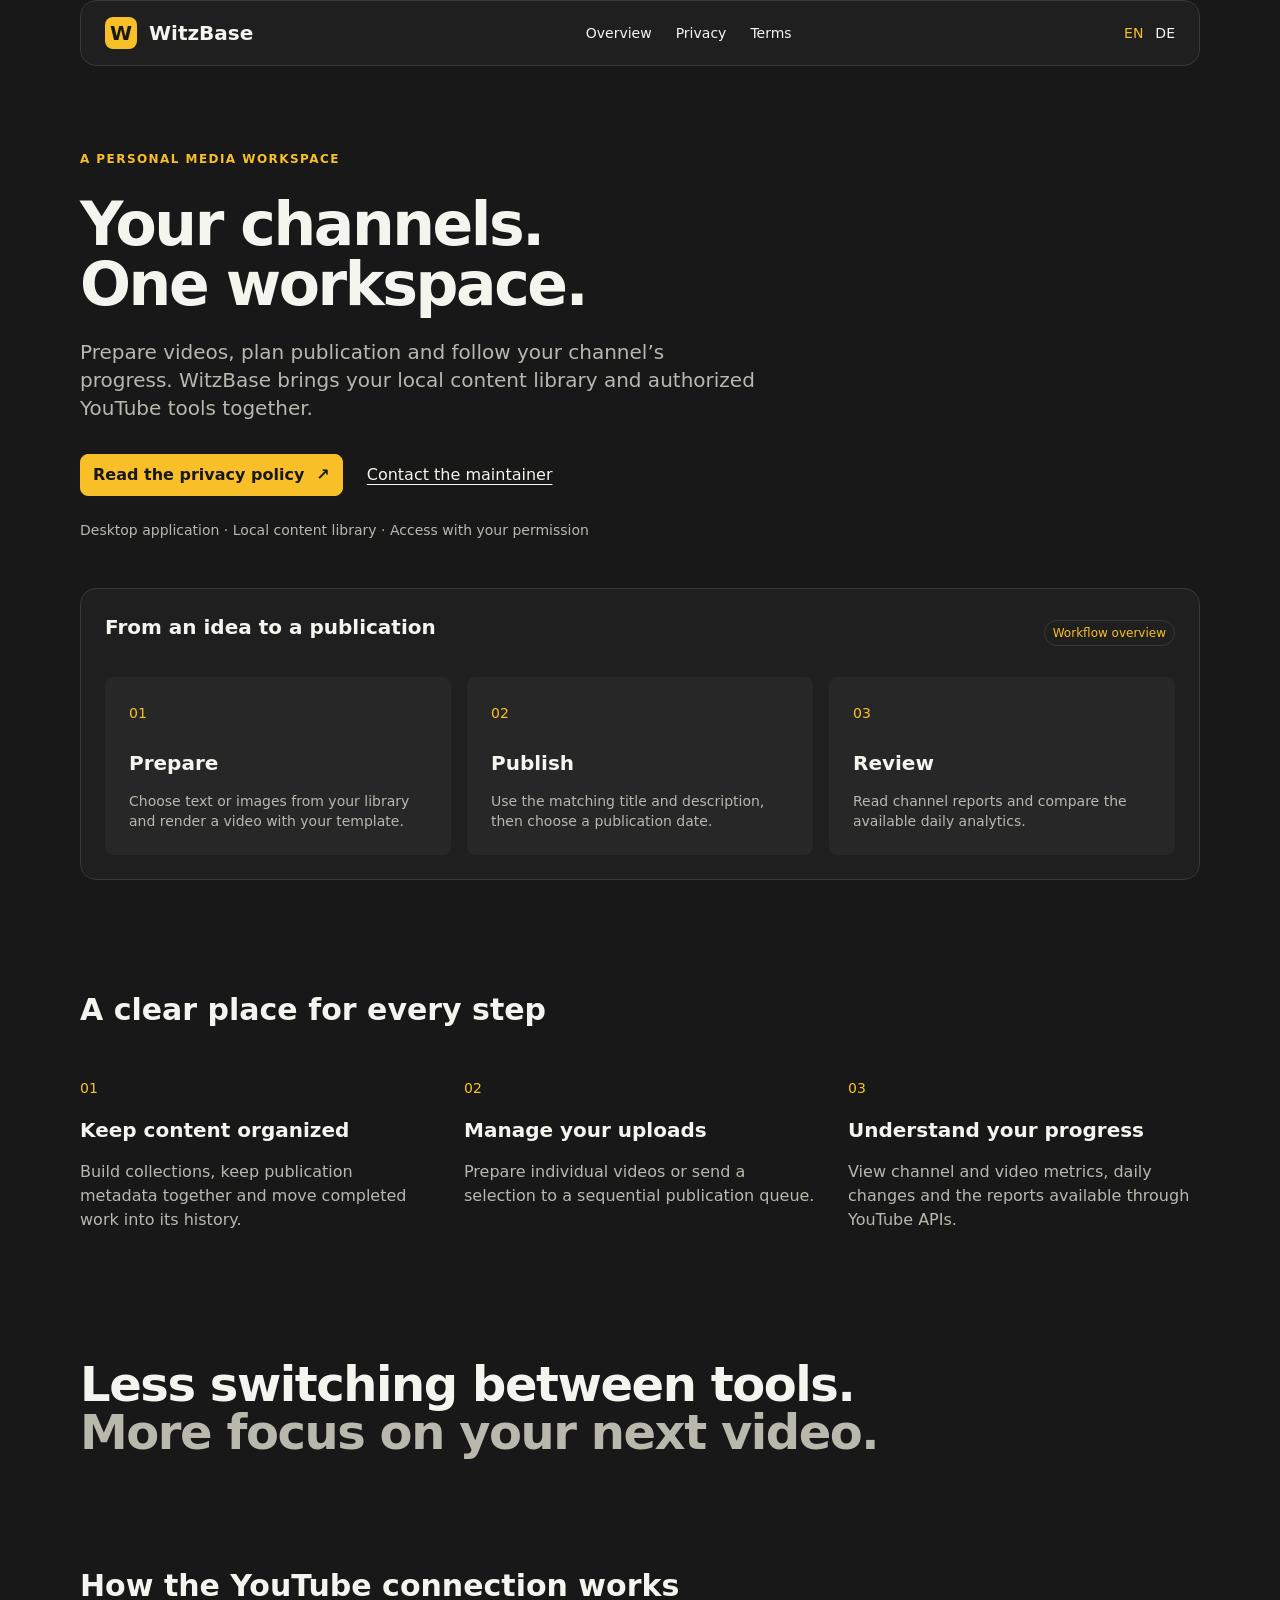
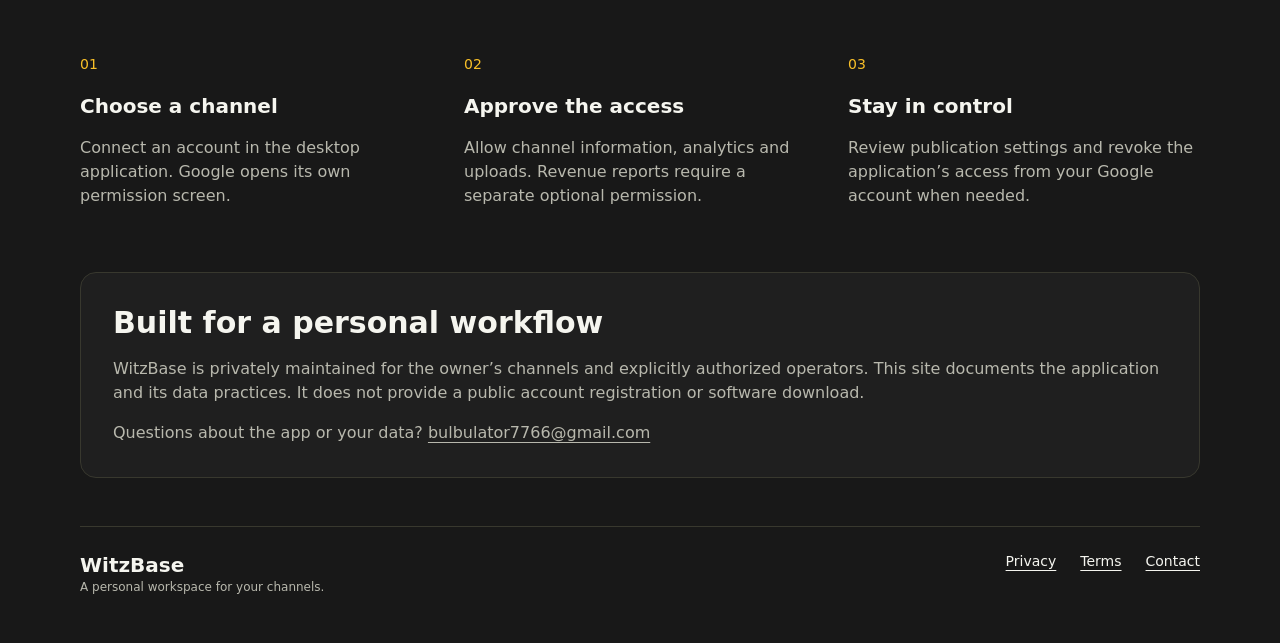
<file: index.html>
<!doctype html>
<html lang="en"><head><meta charset="utf-8"><meta name="viewport" content="width=device-width,initial-scale=1">
<title>Your channels. One workspace. · WitzBase</title><meta name="description" content="Prepare videos, plan publication and follow your channel’s progress. WitzBase brings your local content library and authorized YouTube tools together.">
<meta name="color-scheme" content="dark"><meta property="og:title" content="Your channels. One workspace. · WitzBase">
<meta property="og:description" content="Prepare videos, plan publication and follow your channel’s progress. WitzBase brings your local content library and authorized YouTube tools together."><meta property="og:type" content="website">
<meta property="og:image" content="https://ilia-1103.github.io/witzbase-site/social.svg"><link rel="icon" href="favicon.svg" type="image/svg+xml">
<link rel="canonical" href="https://ilia-1103.github.io/witzbase-site/">
<link rel="alternate" hreflang="en" href="https://ilia-1103.github.io/witzbase-site/index.html"><link rel="alternate" hreflang="de" href="https://ilia-1103.github.io/witzbase-site/de.html">
<link rel="stylesheet" href="site.css"></head>
<body><a class="skip" href="#main">Skip to content</a>
<header class="wrap"><nav class="navigation" aria-label="Main navigation">
<a href="index.html" class="brand"><span class="mark" aria-hidden="true">W</span>WitzBase</a>
<div class="links"><a href="index.html" aria-current="page">Overview</a><a href="privacy.html">Privacy</a><a href="terms.html">Terms</a></div><div class="languages" aria-label="Language">
<a href="index.html" lang="en" aria-current="page">EN</a>
<a href="de.html" lang="de" >DE</a></div></nav></header>
<main class="wrap" id="main"><section class="hero"><span class="eyebrow">A personal media workspace</span><h1>Your channels. One workspace.</h1><p class="intro">Prepare videos, plan publication and follow your channel’s progress. WitzBase brings your local content library and authorized YouTube tools together.</p><div class="actions"><a class="button" href="privacy.html">Read the privacy policy <span aria-hidden="true">↗</span></a><a href="mailto:bulbulator7766@gmail.com">Contact the maintainer</a></div><p class="small">Desktop application · Local content library · Access with your permission</p>
    <div class="workspace"><div class="workspace-top"><h3>From an idea to a publication</h3><span class="badge">Workflow overview</span></div><div class="pipeline"><div class="stage"><span>01</span><h3>Prepare</h3><p>Choose text or images from your library and render a video with your template.</p></div><div class="stage"><span>02</span><h3>Publish</h3><p>Use the matching title and description, then choose a publication date.</p></div><div class="stage"><span>03</span><h3>Review</h3><p>Read channel reports and compare the available daily analytics.</p></div></div></div></section>
    <section class="section"><h2>A clear place for every step</h2><div class="feature-grid"><article class="feature"><span class="number">01</span><h3>Keep content organized</h3><p>Build collections, keep publication metadata together and move completed work into its history.</p></article><article class="feature"><span class="number">02</span><h3>Manage your uploads</h3><p>Prepare individual videos or send a selection to a sequential publication queue.</p></article><article class="feature"><span class="number">03</span><h3>Understand your progress</h3><p>View channel and video metrics, daily changes and the reports available through YouTube APIs.</p></article></div></section>
    <section class="statement" aria-label="WitzBase"><span>Less switching between tools.</span><span>More focus on your next video.</span></section>
    <section class="section"><h2>How the YouTube connection works</h2><div class="feature-grid"><article class="feature"><span class="number">01</span><h3>Choose a channel</h3><p>Connect an account in the desktop application. Google opens its own permission screen.</p></article><article class="feature"><span class="number">02</span><h3>Approve the access</h3><p>Allow channel information, analytics and uploads. Revenue reports require a separate optional permission.</p></article><article class="feature"><span class="number">03</span><h3>Stay in control</h3><p>Review publication settings and revoke the application’s access from your Google account when needed.</p></article></div></section>
    <section class="section notice"><h2>Built for a personal workflow</h2><p>WitzBase is privately maintained for the owner’s channels and explicitly authorized operators. This site documents the application and its data practices. It does not provide a public account registration or software download.</p><p>Questions about the app or your data? <a href="mailto:bulbulator7766@gmail.com">bulbulator7766@gmail.com</a></p></section></main>
<footer class="wrap"><div class="footer-inner"><div><a class="brand" href="index.html">WitzBase</a><p>A personal workspace for your channels.</p></div><nav aria-label="Legal and contact"><a href="privacy.html">Privacy</a><a href="terms.html">Terms</a><a href="mailto:bulbulator7766@gmail.com">Contact</a></nav></div></footer></body></html>
</file>
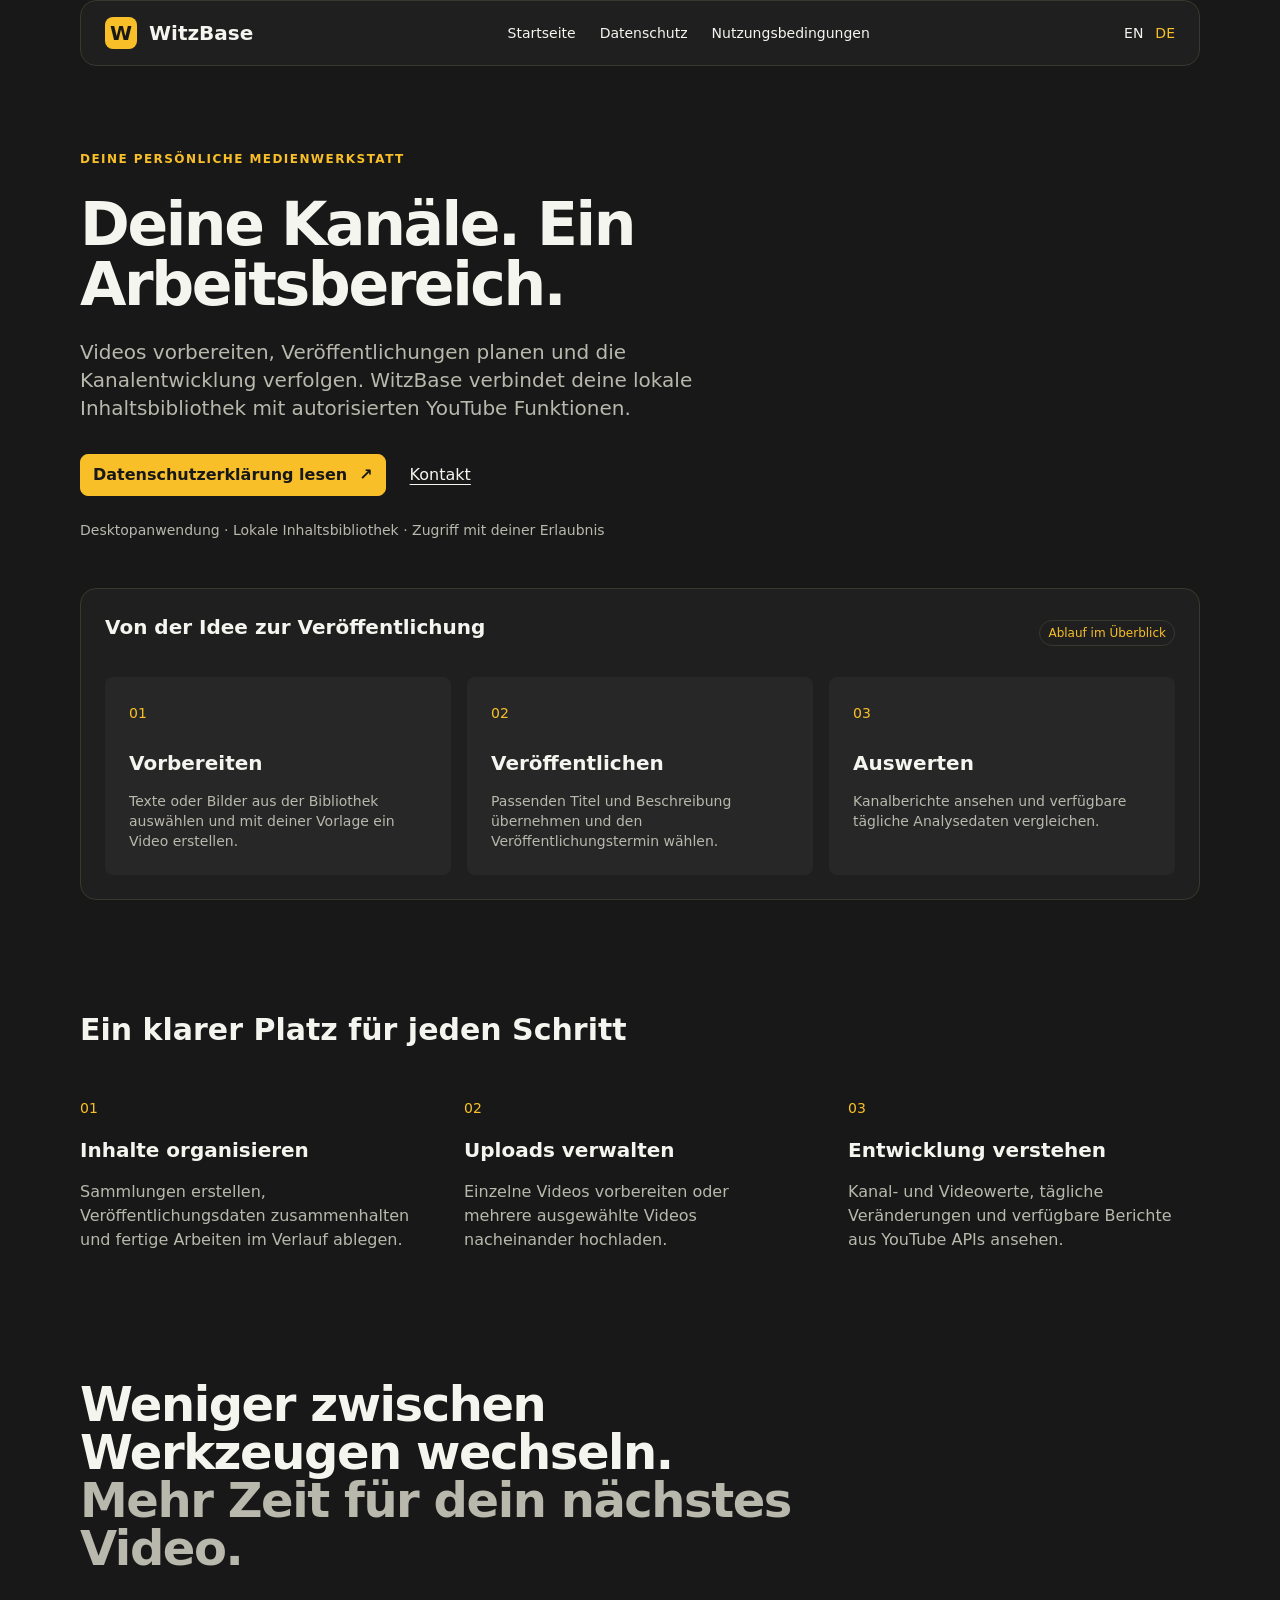
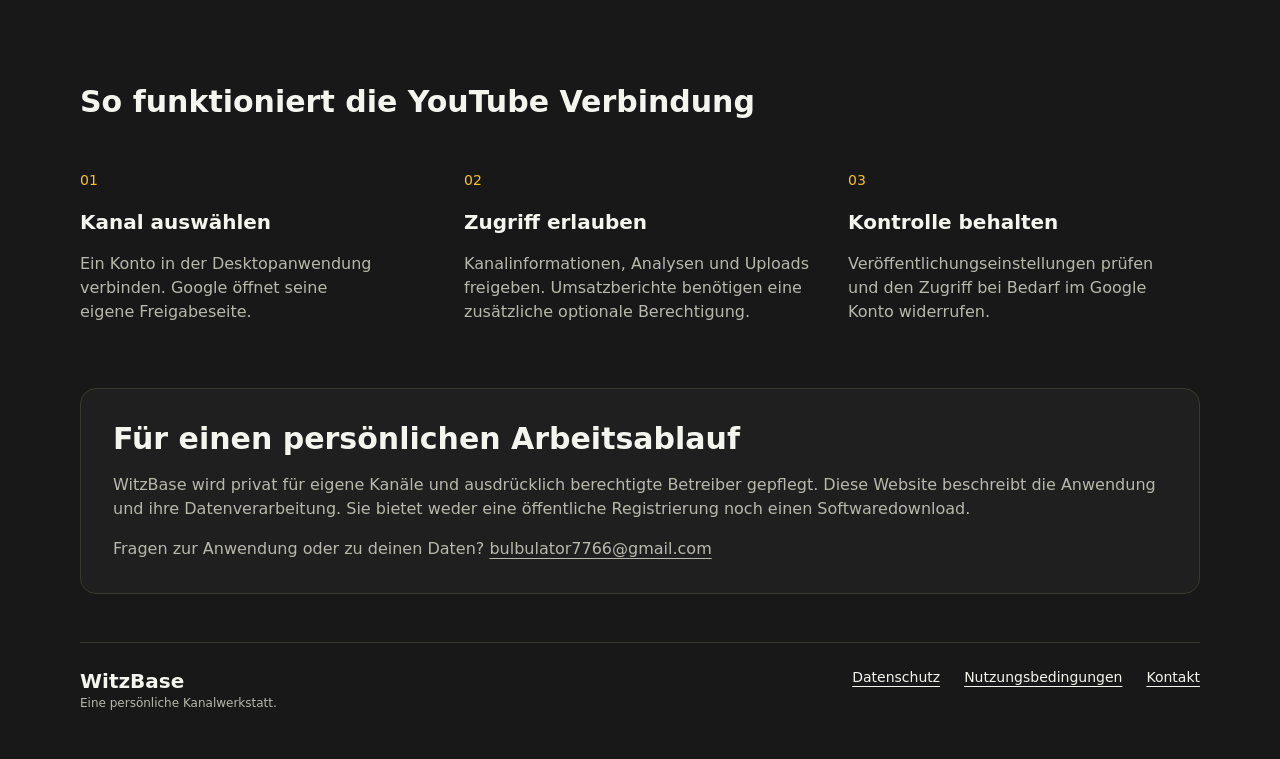
<file: de.html>
<!doctype html>
<html lang="de"><head><meta charset="utf-8"><meta name="viewport" content="width=device-width,initial-scale=1">
<title>Deine Kanäle. Ein Arbeitsbereich. · WitzBase</title><meta name="description" content="Videos vorbereiten, Veröffentlichungen planen und die Kanalentwicklung verfolgen. WitzBase verbindet deine lokale Inhaltsbibliothek mit autorisierten YouTube Funktionen.">
<meta name="color-scheme" content="dark"><meta property="og:title" content="Deine Kanäle. Ein Arbeitsbereich. · WitzBase">
<meta property="og:description" content="Videos vorbereiten, Veröffentlichungen planen und die Kanalentwicklung verfolgen. WitzBase verbindet deine lokale Inhaltsbibliothek mit autorisierten YouTube Funktionen."><meta property="og:type" content="website">
<meta property="og:image" content="https://ilia-1103.github.io/witzbase-site/social.svg"><link rel="icon" href="favicon.svg" type="image/svg+xml">
<link rel="canonical" href="https://ilia-1103.github.io/witzbase-site/de.html">
<link rel="alternate" hreflang="en" href="https://ilia-1103.github.io/witzbase-site/index.html"><link rel="alternate" hreflang="de" href="https://ilia-1103.github.io/witzbase-site/de.html">
<link rel="stylesheet" href="site.css"></head>
<body><a class="skip" href="#main">Zum Inhalt</a>
<header class="wrap"><nav class="navigation" aria-label="Hauptnavigation">
<a href="de.html" class="brand"><span class="mark" aria-hidden="true">W</span>WitzBase</a>
<div class="links"><a href="de.html" aria-current="page">Startseite</a><a href="privacy-de.html">Datenschutz</a><a href="terms-de.html">Nutzungsbedingungen</a></div><div class="languages" aria-label="Language">
<a href="index.html" lang="en" >EN</a>
<a href="de.html" lang="de" aria-current="page">DE</a></div></nav></header>
<main class="wrap" id="main"><section class="hero"><span class="eyebrow">Deine persönliche Medienwerkstatt</span><h1>Deine Kanäle. Ein Arbeitsbereich.</h1><p class="intro">Videos vorbereiten, Veröffentlichungen planen und die Kanalentwicklung verfolgen. WitzBase verbindet deine lokale Inhaltsbibliothek mit autorisierten YouTube Funktionen.</p><div class="actions"><a class="button" href="privacy-de.html">Datenschutzerklärung lesen <span aria-hidden="true">↗</span></a><a href="mailto:bulbulator7766@gmail.com">Kontakt</a></div><p class="small">Desktopanwendung · Lokale Inhaltsbibliothek · Zugriff mit deiner Erlaubnis</p>
    <div class="workspace"><div class="workspace-top"><h3>Von der Idee zur Veröffentlichung</h3><span class="badge">Ablauf im Überblick</span></div><div class="pipeline"><div class="stage"><span>01</span><h3>Vorbereiten</h3><p>Texte oder Bilder aus der Bibliothek auswählen und mit deiner Vorlage ein Video erstellen.</p></div><div class="stage"><span>02</span><h3>Veröffentlichen</h3><p>Passenden Titel und Beschreibung übernehmen und den Veröffentlichungstermin wählen.</p></div><div class="stage"><span>03</span><h3>Auswerten</h3><p>Kanalberichte ansehen und verfügbare tägliche Analysedaten vergleichen.</p></div></div></div></section>
    <section class="section"><h2>Ein klarer Platz für jeden Schritt</h2><div class="feature-grid"><article class="feature"><span class="number">01</span><h3>Inhalte organisieren</h3><p>Sammlungen erstellen, Veröffentlichungsdaten zusammenhalten und fertige Arbeiten im Verlauf ablegen.</p></article><article class="feature"><span class="number">02</span><h3>Uploads verwalten</h3><p>Einzelne Videos vorbereiten oder mehrere ausgewählte Videos nacheinander hochladen.</p></article><article class="feature"><span class="number">03</span><h3>Entwicklung verstehen</h3><p>Kanal- und Videowerte, tägliche Veränderungen und verfügbare Berichte aus YouTube APIs ansehen.</p></article></div></section>
    <section class="statement" aria-label="WitzBase"><span>Weniger zwischen Werkzeugen wechseln.</span><span>Mehr Zeit für dein nächstes Video.</span></section>
    <section class="section"><h2>So funktioniert die YouTube Verbindung</h2><div class="feature-grid"><article class="feature"><span class="number">01</span><h3>Kanal auswählen</h3><p>Ein Konto in der Desktopanwendung verbinden. Google öffnet seine eigene Freigabeseite.</p></article><article class="feature"><span class="number">02</span><h3>Zugriff erlauben</h3><p>Kanalinformationen, Analysen und Uploads freigeben. Umsatzberichte benötigen eine zusätzliche optionale Berechtigung.</p></article><article class="feature"><span class="number">03</span><h3>Kontrolle behalten</h3><p>Veröffentlichungseinstellungen prüfen und den Zugriff bei Bedarf im Google Konto widerrufen.</p></article></div></section>
    <section class="section notice"><h2>Für einen persönlichen Arbeitsablauf</h2><p>WitzBase wird privat für eigene Kanäle und ausdrücklich berechtigte Betreiber gepflegt. Diese Website beschreibt die Anwendung und ihre Datenverarbeitung. Sie bietet weder eine öffentliche Registrierung noch einen Softwaredownload.</p><p>Fragen zur Anwendung oder zu deinen Daten? <a href="mailto:bulbulator7766@gmail.com">bulbulator7766@gmail.com</a></p></section></main>
<footer class="wrap"><div class="footer-inner"><div><a class="brand" href="de.html">WitzBase</a><p>Eine persönliche Kanalwerkstatt.</p></div><nav aria-label="Rechtliches"><a href="privacy-de.html">Datenschutz</a><a href="terms-de.html">Nutzungsbedingungen</a><a href="mailto:bulbulator7766@gmail.com">Kontakt</a></nav></div></footer></body></html>
</file>
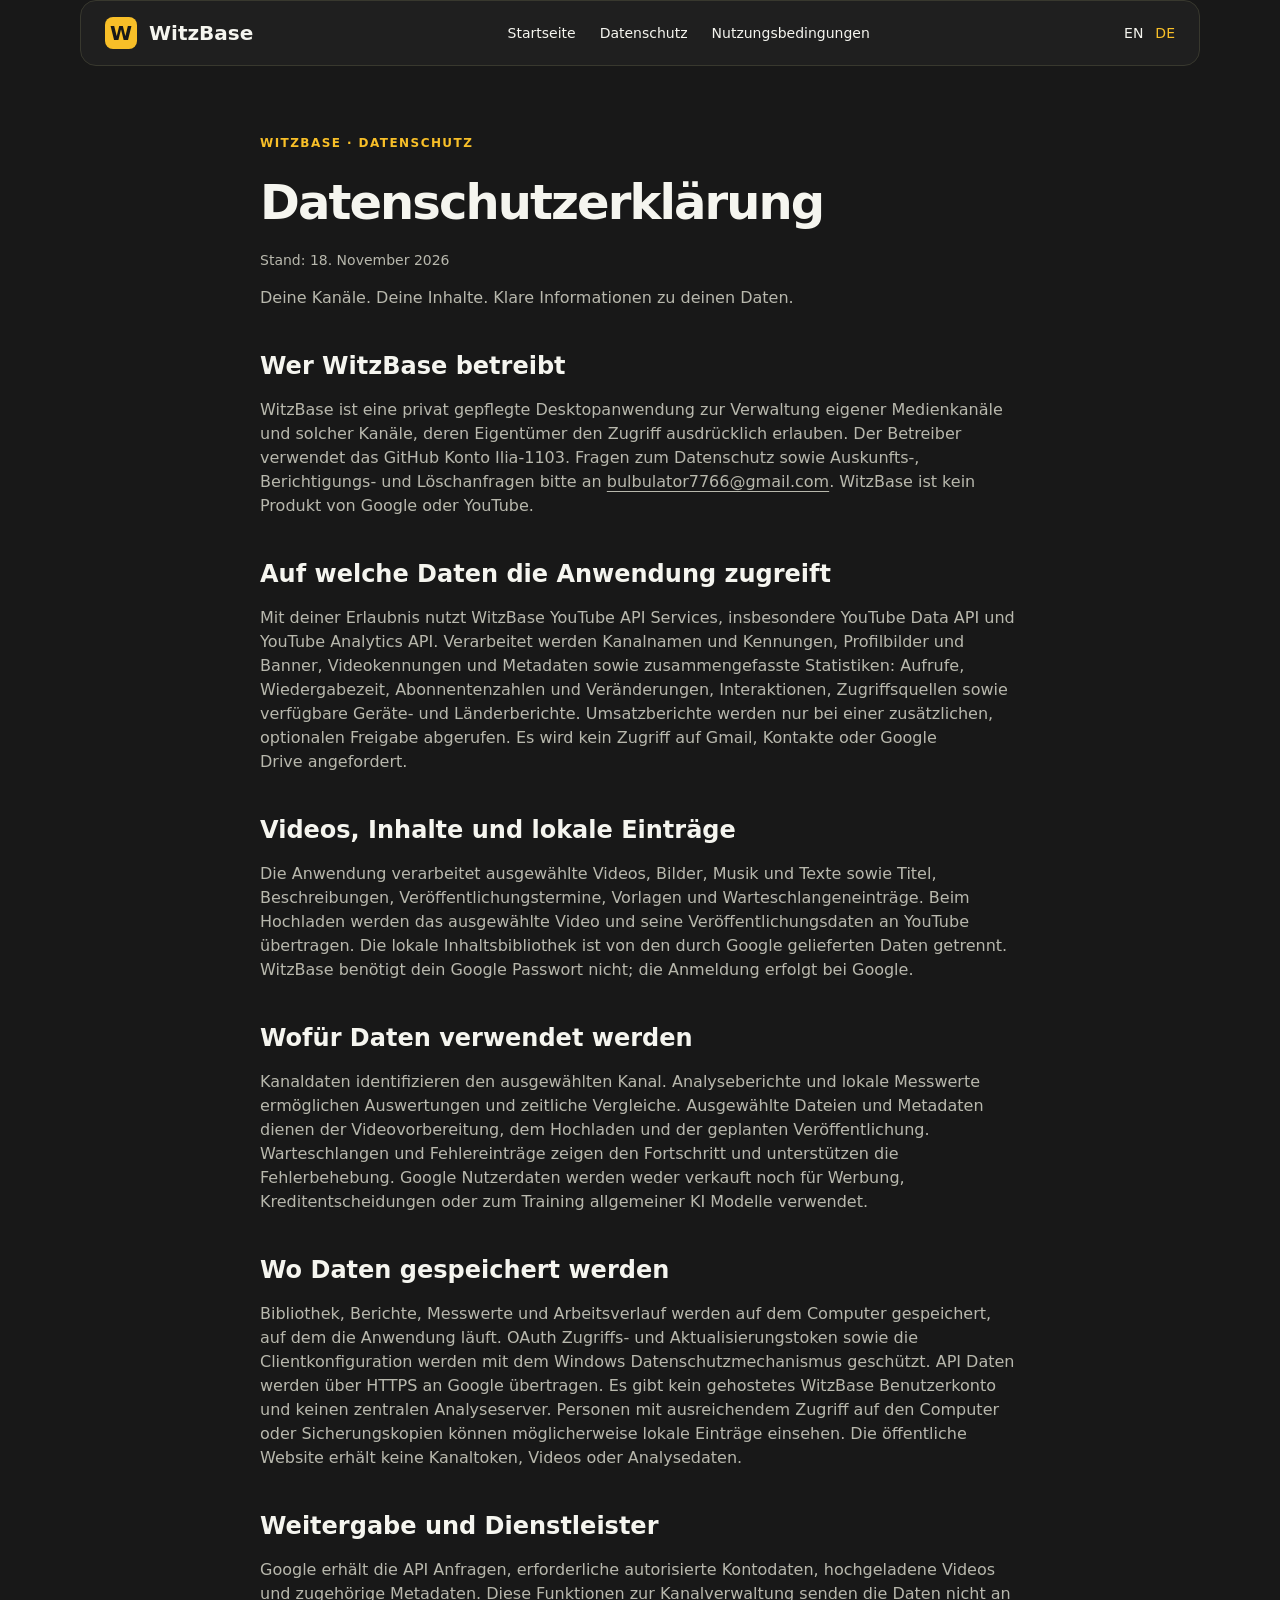
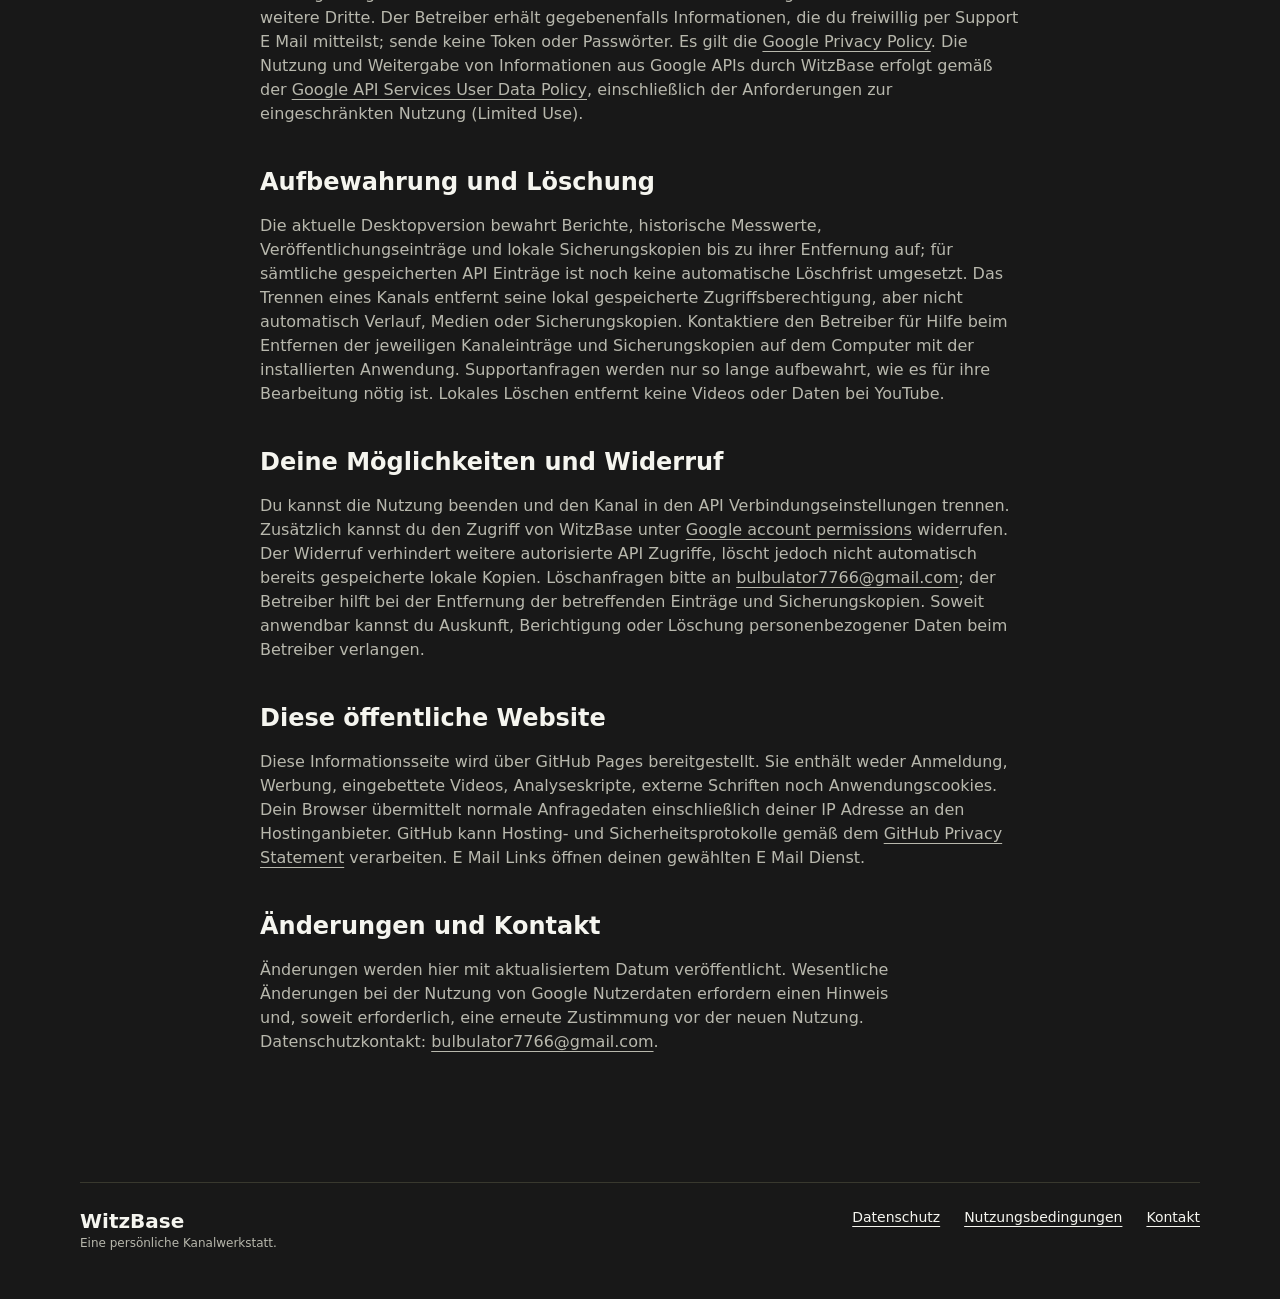
<file: privacy-de.html>
<!doctype html>
<html lang="de"><head><meta charset="utf-8"><meta name="viewport" content="width=device-width,initial-scale=1">
<title>Datenschutzerklärung · WitzBase</title><meta name="description" content="How WitzBase accesses, uses and stores Google and YouTube data.">
<meta name="color-scheme" content="dark"><meta property="og:title" content="Datenschutzerklärung · WitzBase">
<meta property="og:description" content="How WitzBase accesses, uses and stores Google and YouTube data."><meta property="og:type" content="website">
<meta property="og:image" content="https://ilia-1103.github.io/witzbase-site/social.svg"><link rel="icon" href="favicon.svg" type="image/svg+xml">
<link rel="canonical" href="https://ilia-1103.github.io/witzbase-site/privacy-de.html">
<link rel="alternate" hreflang="en" href="https://ilia-1103.github.io/witzbase-site/privacy.html"><link rel="alternate" hreflang="de" href="https://ilia-1103.github.io/witzbase-site/privacy-de.html">
<link rel="stylesheet" href="site.css"></head>
<body><a class="skip" href="#main">Zum Inhalt</a>
<header class="wrap"><nav class="navigation" aria-label="Hauptnavigation">
<a href="de.html" class="brand"><span class="mark" aria-hidden="true">W</span>WitzBase</a>
<div class="links"><a href="de.html">Startseite</a><a href="privacy-de.html" aria-current="page">Datenschutz</a><a href="terms-de.html">Nutzungsbedingungen</a></div><div class="languages" aria-label="Language">
<a href="privacy.html" lang="en" >EN</a>
<a href="privacy-de.html" lang="de" aria-current="page">DE</a></div></nav></header>
<main class="wrap" id="main"><article class="legal"><span class="eyebrow">WitzBase · Datenschutz</span><h1>Datenschutzerklärung</h1><p class="small">Stand: 18. November 2026</p><p>Deine Kanäle. Deine Inhalte. Klare Informationen zu deinen Daten.</p><section><h2>Wer WitzBase betreibt</h2><p>WitzBase ist eine privat gepflegte Desktopanwendung zur Verwaltung eigener Medienkanäle und solcher Kanäle, deren Eigentümer den Zugriff ausdrücklich erlauben. Der Betreiber verwendet das GitHub Konto Ilia-1103. Fragen zum Datenschutz sowie Auskunfts-, Berichtigungs- und Löschanfragen bitte an <a href="mailto:bulbulator7766@gmail.com">bulbulator7766@gmail.com</a>. WitzBase ist kein Produkt von Google oder YouTube.</p></section><section><h2>Auf welche Daten die Anwendung zugreift</h2><p>Mit deiner Erlaubnis nutzt WitzBase YouTube API Services, insbesondere YouTube Data API und YouTube Analytics API. Verarbeitet werden Kanalnamen und Kennungen, Profilbilder und Banner, Videokennungen und Metadaten sowie zusammengefasste Statistiken: Aufrufe, Wiedergabezeit, Abonnentenzahlen und Veränderungen, Interaktionen, Zugriffsquellen sowie verfügbare Geräte- und Länderberichte. Umsatzberichte werden nur bei einer zusätzlichen, optionalen Freigabe abgerufen. Es wird kein Zugriff auf Gmail, Kontakte oder Google Drive angefordert.</p></section><section><h2>Videos, Inhalte und lokale Einträge</h2><p>Die Anwendung verarbeitet ausgewählte Videos, Bilder, Musik und Texte sowie Titel, Beschreibungen, Veröffentlichungstermine, Vorlagen und Warteschlangeneinträge. Beim Hochladen werden das ausgewählte Video und seine Veröffentlichungsdaten an YouTube übertragen. Die lokale Inhaltsbibliothek ist von den durch Google gelieferten Daten getrennt. WitzBase benötigt dein Google Passwort nicht; die Anmeldung erfolgt bei Google.</p></section><section><h2>Wofür Daten verwendet werden</h2><p>Kanaldaten identifizieren den ausgewählten Kanal. Analyseberichte und lokale Messwerte ermöglichen Auswertungen und zeitliche Vergleiche. Ausgewählte Dateien und Metadaten dienen der Videovorbereitung, dem Hochladen und der geplanten Veröffentlichung. Warteschlangen und Fehlereinträge zeigen den Fortschritt und unterstützen die Fehlerbehebung. Google Nutzerdaten werden weder verkauft noch für Werbung, Kreditentscheidungen oder zum Training allgemeiner KI Modelle verwendet.</p></section><section><h2>Wo Daten gespeichert werden</h2><p>Bibliothek, Berichte, Messwerte und Arbeitsverlauf werden auf dem Computer gespeichert, auf dem die Anwendung läuft. OAuth Zugriffs- und Aktualisierungstoken sowie die Clientkonfiguration werden mit dem Windows Datenschutzmechanismus geschützt. API Daten werden über HTTPS an Google übertragen. Es gibt kein gehostetes WitzBase Benutzerkonto und keinen zentralen Analyseserver. Personen mit ausreichendem Zugriff auf den Computer oder Sicherungskopien können möglicherweise lokale Einträge einsehen. Die öffentliche Website erhält keine Kanaltoken, Videos oder Analysedaten.</p></section><section><h2>Weitergabe und Dienstleister</h2><p>Google erhält die API Anfragen, erforderliche autorisierte Kontodaten, hochgeladene Videos und zugehörige Metadaten. Diese Funktionen zur Kanalverwaltung senden die Daten nicht an weitere Dritte. Der Betreiber erhält gegebenenfalls Informationen, die du freiwillig per Support E Mail mitteilst; sende keine Token oder Passwörter. Es gilt die <a href="https://policies.google.com/privacy">Google Privacy Policy</a>. Die Nutzung und Weitergabe von Informationen aus Google APIs durch WitzBase erfolgt gemäß der <a href="https://developers.google.com/terms/api-services-user-data-policy">Google API Services User Data Policy</a>, einschließlich der Anforderungen zur eingeschränkten Nutzung (Limited Use).</p></section><section><h2>Aufbewahrung und Löschung</h2><p>Die aktuelle Desktopversion bewahrt Berichte, historische Messwerte, Veröffentlichungseinträge und lokale Sicherungskopien bis zu ihrer Entfernung auf; für sämtliche gespeicherten API Einträge ist noch keine automatische Löschfrist umgesetzt. Das Trennen eines Kanals entfernt seine lokal gespeicherte Zugriffsberechtigung, aber nicht automatisch Verlauf, Medien oder Sicherungskopien. Kontaktiere den Betreiber für Hilfe beim Entfernen der jeweiligen Kanaleinträge und Sicherungskopien auf dem Computer mit der installierten Anwendung. Supportanfragen werden nur so lange aufbewahrt, wie es für ihre Bearbeitung nötig ist. Lokales Löschen entfernt keine Videos oder Daten bei YouTube.</p></section><section><h2>Deine Möglichkeiten und Widerruf</h2><p>Du kannst die Nutzung beenden und den Kanal in den API Verbindungseinstellungen trennen. Zusätzlich kannst du den Zugriff von WitzBase unter <a href="https://myaccount.google.com/permissions">Google account permissions</a> widerrufen. Der Widerruf verhindert weitere autorisierte API Zugriffe, löscht jedoch nicht automatisch bereits gespeicherte lokale Kopien. Löschanfragen bitte an <a href="mailto:bulbulator7766@gmail.com">bulbulator7766@gmail.com</a>; der Betreiber hilft bei der Entfernung der betreffenden Einträge und Sicherungskopien. Soweit anwendbar kannst du Auskunft, Berichtigung oder Löschung personenbezogener Daten beim Betreiber verlangen.</p></section><section><h2>Diese öffentliche Website</h2><p>Diese Informationsseite wird über GitHub Pages bereitgestellt. Sie enthält weder Anmeldung, Werbung, eingebettete Videos, Analyseskripte, externe Schriften noch Anwendungscookies. Dein Browser übermittelt normale Anfragedaten einschließlich deiner IP Adresse an den Hostinganbieter. GitHub kann Hosting- und Sicherheitsprotokolle gemäß dem <a href="https://docs.github.com/en/site-policy/privacy-policies/github-general-privacy-statement">GitHub Privacy Statement</a> verarbeiten. E Mail Links öffnen deinen gewählten E Mail Dienst.</p></section><section><h2>Änderungen und Kontakt</h2><p>Änderungen werden hier mit aktualisiertem Datum veröffentlicht. Wesentliche Änderungen bei der Nutzung von Google Nutzerdaten erfordern einen Hinweis und, soweit erforderlich, eine erneute Zustimmung vor der neuen Nutzung. Datenschutzkontakt: <a href="mailto:bulbulator7766@gmail.com">bulbulator7766@gmail.com</a>.</p></section></article></main>
<footer class="wrap"><div class="footer-inner"><div><a class="brand" href="de.html">WitzBase</a><p>Eine persönliche Kanalwerkstatt.</p></div><nav aria-label="Rechtliches"><a href="privacy-de.html">Datenschutz</a><a href="terms-de.html">Nutzungsbedingungen</a><a href="mailto:bulbulator7766@gmail.com">Kontakt</a></nav></div></footer></body></html>
</file>
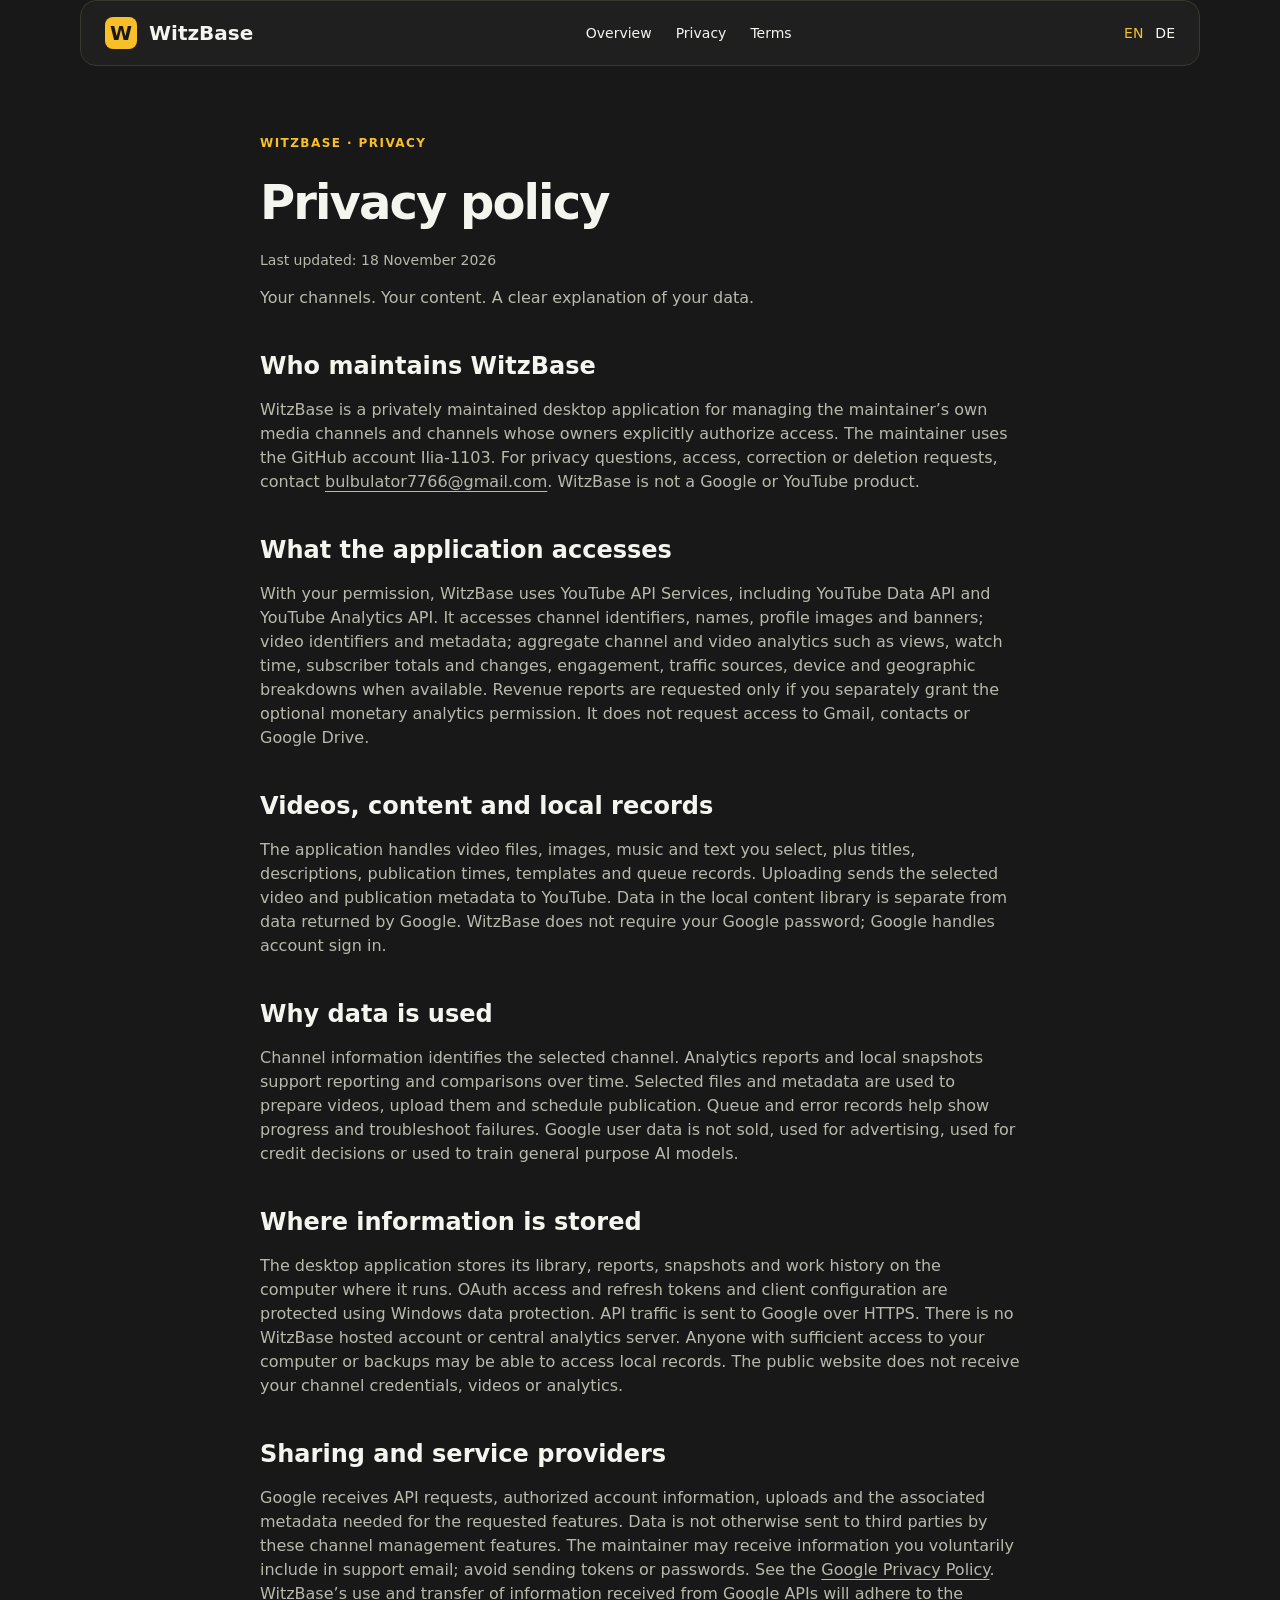
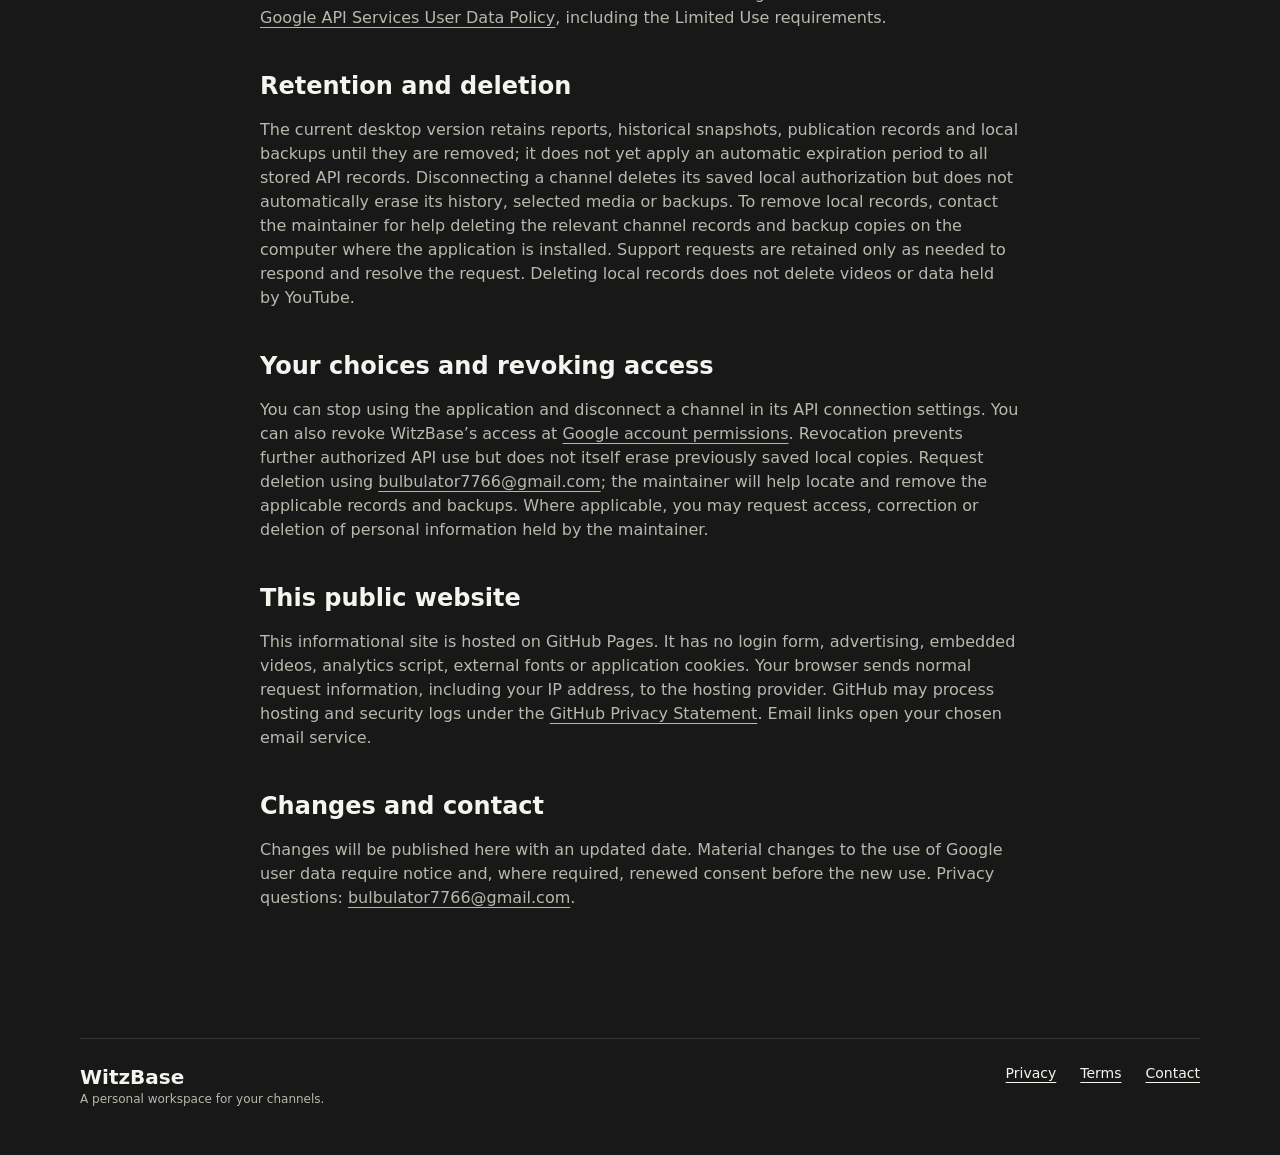
<file: privacy.html>
<!doctype html>
<html lang="en"><head><meta charset="utf-8"><meta name="viewport" content="width=device-width,initial-scale=1">
<title>Privacy policy · WitzBase</title><meta name="description" content="How WitzBase accesses, uses and stores Google and YouTube data.">
<meta name="color-scheme" content="dark"><meta property="og:title" content="Privacy policy · WitzBase">
<meta property="og:description" content="How WitzBase accesses, uses and stores Google and YouTube data."><meta property="og:type" content="website">
<meta property="og:image" content="https://ilia-1103.github.io/witzbase-site/social.svg"><link rel="icon" href="favicon.svg" type="image/svg+xml">
<link rel="canonical" href="https://ilia-1103.github.io/witzbase-site/privacy.html">
<link rel="alternate" hreflang="en" href="https://ilia-1103.github.io/witzbase-site/privacy.html"><link rel="alternate" hreflang="de" href="https://ilia-1103.github.io/witzbase-site/privacy-de.html">
<link rel="stylesheet" href="site.css"></head>
<body><a class="skip" href="#main">Skip to content</a>
<header class="wrap"><nav class="navigation" aria-label="Main navigation">
<a href="index.html" class="brand"><span class="mark" aria-hidden="true">W</span>WitzBase</a>
<div class="links"><a href="index.html">Overview</a><a href="privacy.html" aria-current="page">Privacy</a><a href="terms.html">Terms</a></div><div class="languages" aria-label="Language">
<a href="privacy.html" lang="en" aria-current="page">EN</a>
<a href="privacy-de.html" lang="de" >DE</a></div></nav></header>
<main class="wrap" id="main"><article class="legal"><span class="eyebrow">WitzBase · Privacy</span><h1>Privacy policy</h1><p class="small">Last updated: 18 November 2026</p><p>Your channels. Your content. A clear explanation of your data.</p><section><h2>Who maintains WitzBase</h2><p>WitzBase is a privately maintained desktop application for managing the maintainer’s own media channels and channels whose owners explicitly authorize access. The maintainer uses the GitHub account Ilia-1103. For privacy questions, access, correction or deletion requests, contact <a href="mailto:bulbulator7766@gmail.com">bulbulator7766@gmail.com</a>. WitzBase is not a Google or YouTube product.</p></section><section><h2>What the application accesses</h2><p>With your permission, WitzBase uses YouTube API Services, including YouTube Data API and YouTube Analytics API. It accesses channel identifiers, names, profile images and banners; video identifiers and metadata; aggregate channel and video analytics such as views, watch time, subscriber totals and changes, engagement, traffic sources, device and geographic breakdowns when available. Revenue reports are requested only if you separately grant the optional monetary analytics permission. It does not request access to Gmail, contacts or Google Drive.</p></section><section><h2>Videos, content and local records</h2><p>The application handles video files, images, music and text you select, plus titles, descriptions, publication times, templates and queue records. Uploading sends the selected video and publication metadata to YouTube. Data in the local content library is separate from data returned by Google. WitzBase does not require your Google password; Google handles account sign in.</p></section><section><h2>Why data is used</h2><p>Channel information identifies the selected channel. Analytics reports and local snapshots support reporting and comparisons over time. Selected files and metadata are used to prepare videos, upload them and schedule publication. Queue and error records help show progress and troubleshoot failures. Google user data is not sold, used for advertising, used for credit decisions or used to train general purpose AI models.</p></section><section><h2>Where information is stored</h2><p>The desktop application stores its library, reports, snapshots and work history on the computer where it runs. OAuth access and refresh tokens and client configuration are protected using Windows data protection. API traffic is sent to Google over HTTPS. There is no WitzBase hosted account or central analytics server. Anyone with sufficient access to your computer or backups may be able to access local records. The public website does not receive your channel credentials, videos or analytics.</p></section><section><h2>Sharing and service providers</h2><p>Google receives API requests, authorized account information, uploads and the associated metadata needed for the requested features. Data is not otherwise sent to third parties by these channel management features. The maintainer may receive information you voluntarily include in support email; avoid sending tokens or passwords. See the <a href="https://policies.google.com/privacy">Google Privacy Policy</a>. WitzBase’s use and transfer of information received from Google APIs will adhere to the <a href="https://developers.google.com/terms/api-services-user-data-policy">Google API Services User Data Policy</a>, including the Limited Use requirements.</p></section><section><h2>Retention and deletion</h2><p>The current desktop version retains reports, historical snapshots, publication records and local backups until they are removed; it does not yet apply an automatic expiration period to all stored API records. Disconnecting a channel deletes its saved local authorization but does not automatically erase its history, selected media or backups. To remove local records, contact the maintainer for help deleting the relevant channel records and backup copies on the computer where the application is installed. Support requests are retained only as needed to respond and resolve the request. Deleting local records does not delete videos or data held by YouTube.</p></section><section><h2>Your choices and revoking access</h2><p>You can stop using the application and disconnect a channel in its API connection settings. You can also revoke WitzBase’s access at <a href="https://myaccount.google.com/permissions">Google account permissions</a>. Revocation prevents further authorized API use but does not itself erase previously saved local copies. Request deletion using <a href="mailto:bulbulator7766@gmail.com">bulbulator7766@gmail.com</a>; the maintainer will help locate and remove the applicable records and backups. Where applicable, you may request access, correction or deletion of personal information held by the maintainer.</p></section><section><h2>This public website</h2><p>This informational site is hosted on GitHub Pages. It has no login form, advertising, embedded videos, analytics script, external fonts or application cookies. Your browser sends normal request information, including your IP address, to the hosting provider. GitHub may process hosting and security logs under the <a href="https://docs.github.com/en/site-policy/privacy-policies/github-general-privacy-statement">GitHub Privacy Statement</a>. Email links open your chosen email service.</p></section><section><h2>Changes and contact</h2><p>Changes will be published here with an updated date. Material changes to the use of Google user data require notice and, where required, renewed consent before the new use. Privacy questions: <a href="mailto:bulbulator7766@gmail.com">bulbulator7766@gmail.com</a>.</p></section></article></main>
<footer class="wrap"><div class="footer-inner"><div><a class="brand" href="index.html">WitzBase</a><p>A personal workspace for your channels.</p></div><nav aria-label="Legal and contact"><a href="privacy.html">Privacy</a><a href="terms.html">Terms</a><a href="mailto:bulbulator7766@gmail.com">Contact</a></nav></div></footer></body></html>
</file>
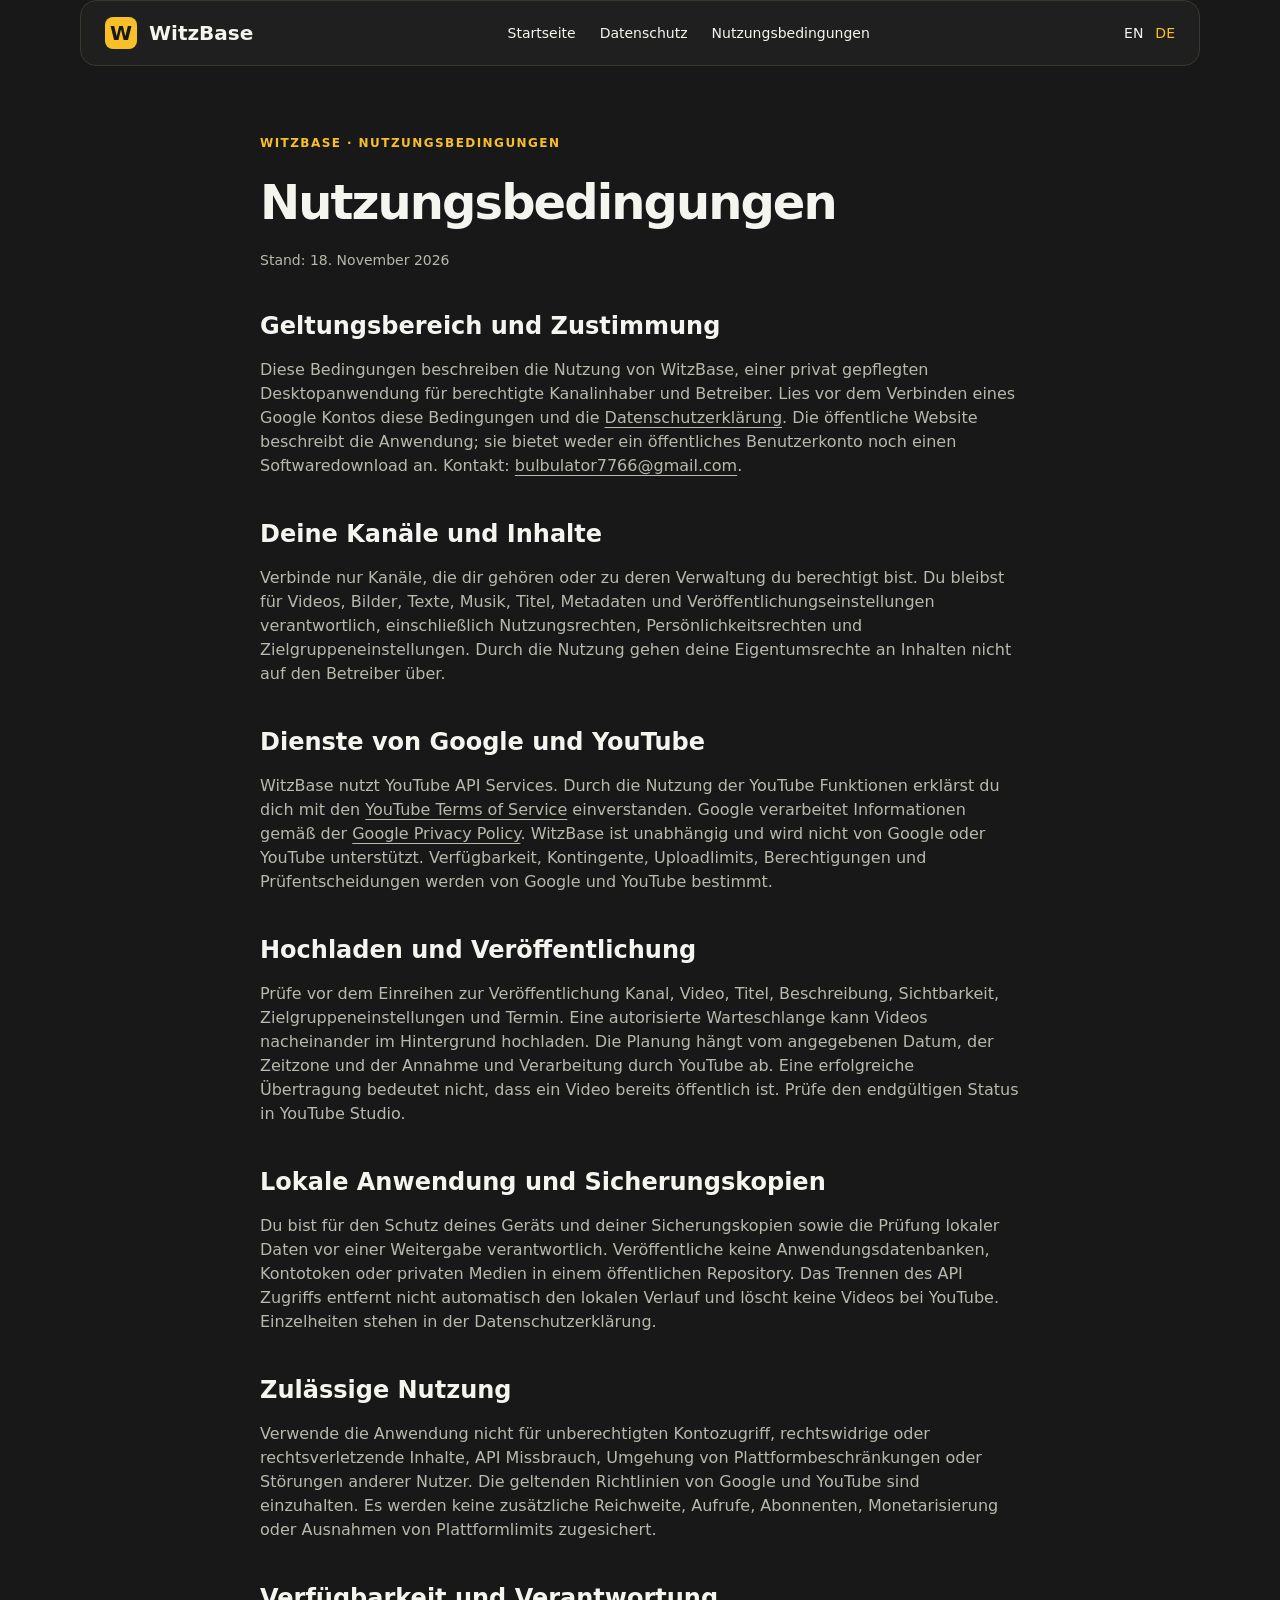
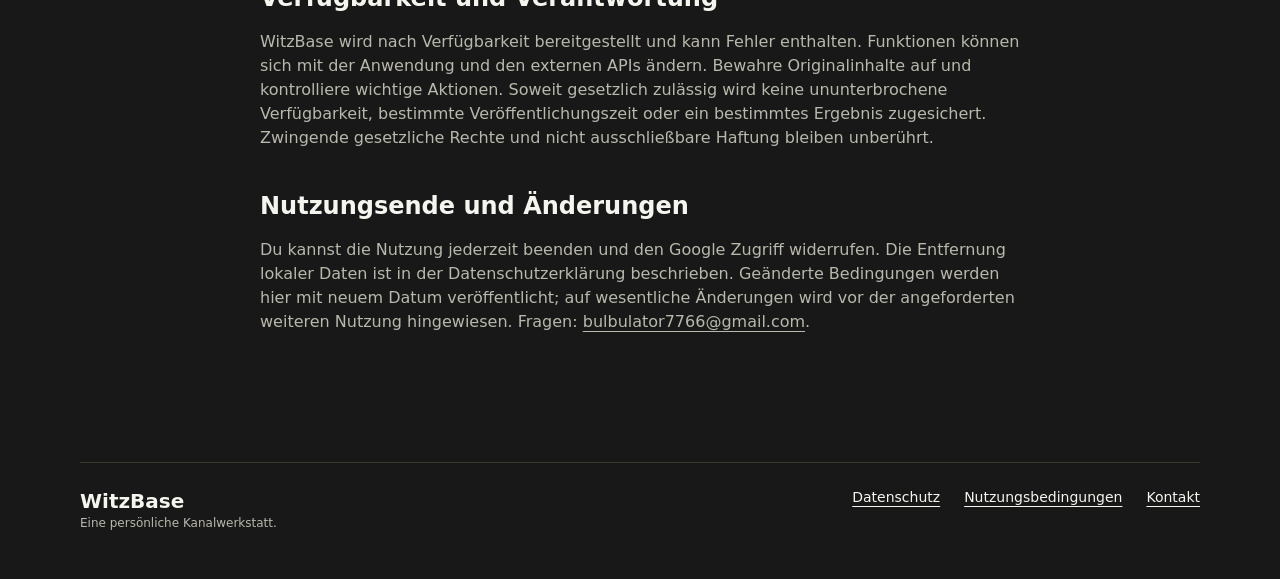
<file: terms-de.html>
<!doctype html>
<html lang="de"><head><meta charset="utf-8"><meta name="viewport" content="width=device-width,initial-scale=1">
<title>Nutzungsbedingungen · WitzBase</title><meta name="description" content="Terms for using WitzBase and its YouTube channel management features.">
<meta name="color-scheme" content="dark"><meta property="og:title" content="Nutzungsbedingungen · WitzBase">
<meta property="og:description" content="Terms for using WitzBase and its YouTube channel management features."><meta property="og:type" content="website">
<meta property="og:image" content="https://ilia-1103.github.io/witzbase-site/social.svg"><link rel="icon" href="favicon.svg" type="image/svg+xml">
<link rel="canonical" href="https://ilia-1103.github.io/witzbase-site/terms-de.html">
<link rel="alternate" hreflang="en" href="https://ilia-1103.github.io/witzbase-site/terms.html"><link rel="alternate" hreflang="de" href="https://ilia-1103.github.io/witzbase-site/terms-de.html">
<link rel="stylesheet" href="site.css"></head>
<body><a class="skip" href="#main">Zum Inhalt</a>
<header class="wrap"><nav class="navigation" aria-label="Hauptnavigation">
<a href="de.html" class="brand"><span class="mark" aria-hidden="true">W</span>WitzBase</a>
<div class="links"><a href="de.html">Startseite</a><a href="privacy-de.html">Datenschutz</a><a href="terms-de.html" aria-current="page">Nutzungsbedingungen</a></div><div class="languages" aria-label="Language">
<a href="terms.html" lang="en" >EN</a>
<a href="terms-de.html" lang="de" aria-current="page">DE</a></div></nav></header>
<main class="wrap" id="main"><article class="legal"><span class="eyebrow">WitzBase · Nutzungsbedingungen</span><h1>Nutzungsbedingungen</h1><p class="small">Stand: 18. November 2026</p><section><h2>Geltungsbereich und Zustimmung</h2><p>Diese Bedingungen beschreiben die Nutzung von WitzBase, einer privat gepflegten Desktopanwendung für berechtigte Kanalinhaber und Betreiber. Lies vor dem Verbinden eines Google Kontos diese Bedingungen und die <a href="privacy-de.html">Datenschutzerklärung</a>. Die öffentliche Website beschreibt die Anwendung; sie bietet weder ein öffentliches Benutzerkonto noch einen Softwaredownload an. Kontakt: <a href="mailto:bulbulator7766@gmail.com">bulbulator7766@gmail.com</a>.</p></section><section><h2>Deine Kanäle und Inhalte</h2><p>Verbinde nur Kanäle, die dir gehören oder zu deren Verwaltung du berechtigt bist. Du bleibst für Videos, Bilder, Texte, Musik, Titel, Metadaten und Veröffentlichungseinstellungen verantwortlich, einschließlich Nutzungsrechten, Persönlichkeitsrechten und Zielgruppeneinstellungen. Durch die Nutzung gehen deine Eigentumsrechte an Inhalten nicht auf den Betreiber über.</p></section><section><h2>Dienste von Google und YouTube</h2><p>WitzBase nutzt YouTube API Services. Durch die Nutzung der YouTube Funktionen erklärst du dich mit den <a href="https://www.youtube.com/t/terms">YouTube Terms of Service</a> einverstanden. Google verarbeitet Informationen gemäß der <a href="https://policies.google.com/privacy">Google Privacy Policy</a>. WitzBase ist unabhängig und wird nicht von Google oder YouTube unterstützt. Verfügbarkeit, Kontingente, Uploadlimits, Berechtigungen und Prüfentscheidungen werden von Google und YouTube bestimmt.</p></section><section><h2>Hochladen und Veröffentlichung</h2><p>Prüfe vor dem Einreihen zur Veröffentlichung Kanal, Video, Titel, Beschreibung, Sichtbarkeit, Zielgruppeneinstellungen und Termin. Eine autorisierte Warteschlange kann Videos nacheinander im Hintergrund hochladen. Die Planung hängt vom angegebenen Datum, der Zeitzone und der Annahme und Verarbeitung durch YouTube ab. Eine erfolgreiche Übertragung bedeutet nicht, dass ein Video bereits öffentlich ist. Prüfe den endgültigen Status in YouTube Studio.</p></section><section><h2>Lokale Anwendung und Sicherungskopien</h2><p>Du bist für den Schutz deines Geräts und deiner Sicherungskopien sowie die Prüfung lokaler Daten vor einer Weitergabe verantwortlich. Veröffentliche keine Anwendungsdatenbanken, Kontotoken oder privaten Medien in einem öffentlichen Repository. Das Trennen des API Zugriffs entfernt nicht automatisch den lokalen Verlauf und löscht keine Videos bei YouTube. Einzelheiten stehen in der Datenschutzerklärung.</p></section><section><h2>Zulässige Nutzung</h2><p>Verwende die Anwendung nicht für unberechtigten Kontozugriff, rechtswidrige oder rechtsverletzende Inhalte, API Missbrauch, Umgehung von Plattformbeschränkungen oder Störungen anderer Nutzer. Die geltenden Richtlinien von Google und YouTube sind einzuhalten. Es werden keine zusätzliche Reichweite, Aufrufe, Abonnenten, Monetarisierung oder Ausnahmen von Plattformlimits zugesichert.</p></section><section><h2>Verfügbarkeit und Verantwortung</h2><p>WitzBase wird nach Verfügbarkeit bereitgestellt und kann Fehler enthalten. Funktionen können sich mit der Anwendung und den externen APIs ändern. Bewahre Originalinhalte auf und kontrolliere wichtige Aktionen. Soweit gesetzlich zulässig wird keine ununterbrochene Verfügbarkeit, bestimmte Veröffentlichungszeit oder ein bestimmtes Ergebnis zugesichert. Zwingende gesetzliche Rechte und nicht ausschließbare Haftung bleiben unberührt.</p></section><section><h2>Nutzungsende und Änderungen</h2><p>Du kannst die Nutzung jederzeit beenden und den Google Zugriff widerrufen. Die Entfernung lokaler Daten ist in der Datenschutzerklärung beschrieben. Geänderte Bedingungen werden hier mit neuem Datum veröffentlicht; auf wesentliche Änderungen wird vor der angeforderten weiteren Nutzung hingewiesen. Fragen: <a href="mailto:bulbulator7766@gmail.com">bulbulator7766@gmail.com</a>.</p></section></article></main>
<footer class="wrap"><div class="footer-inner"><div><a class="brand" href="de.html">WitzBase</a><p>Eine persönliche Kanalwerkstatt.</p></div><nav aria-label="Rechtliches"><a href="privacy-de.html">Datenschutz</a><a href="terms-de.html">Nutzungsbedingungen</a><a href="mailto:bulbulator7766@gmail.com">Kontakt</a></nav></div></footer></body></html>
</file>
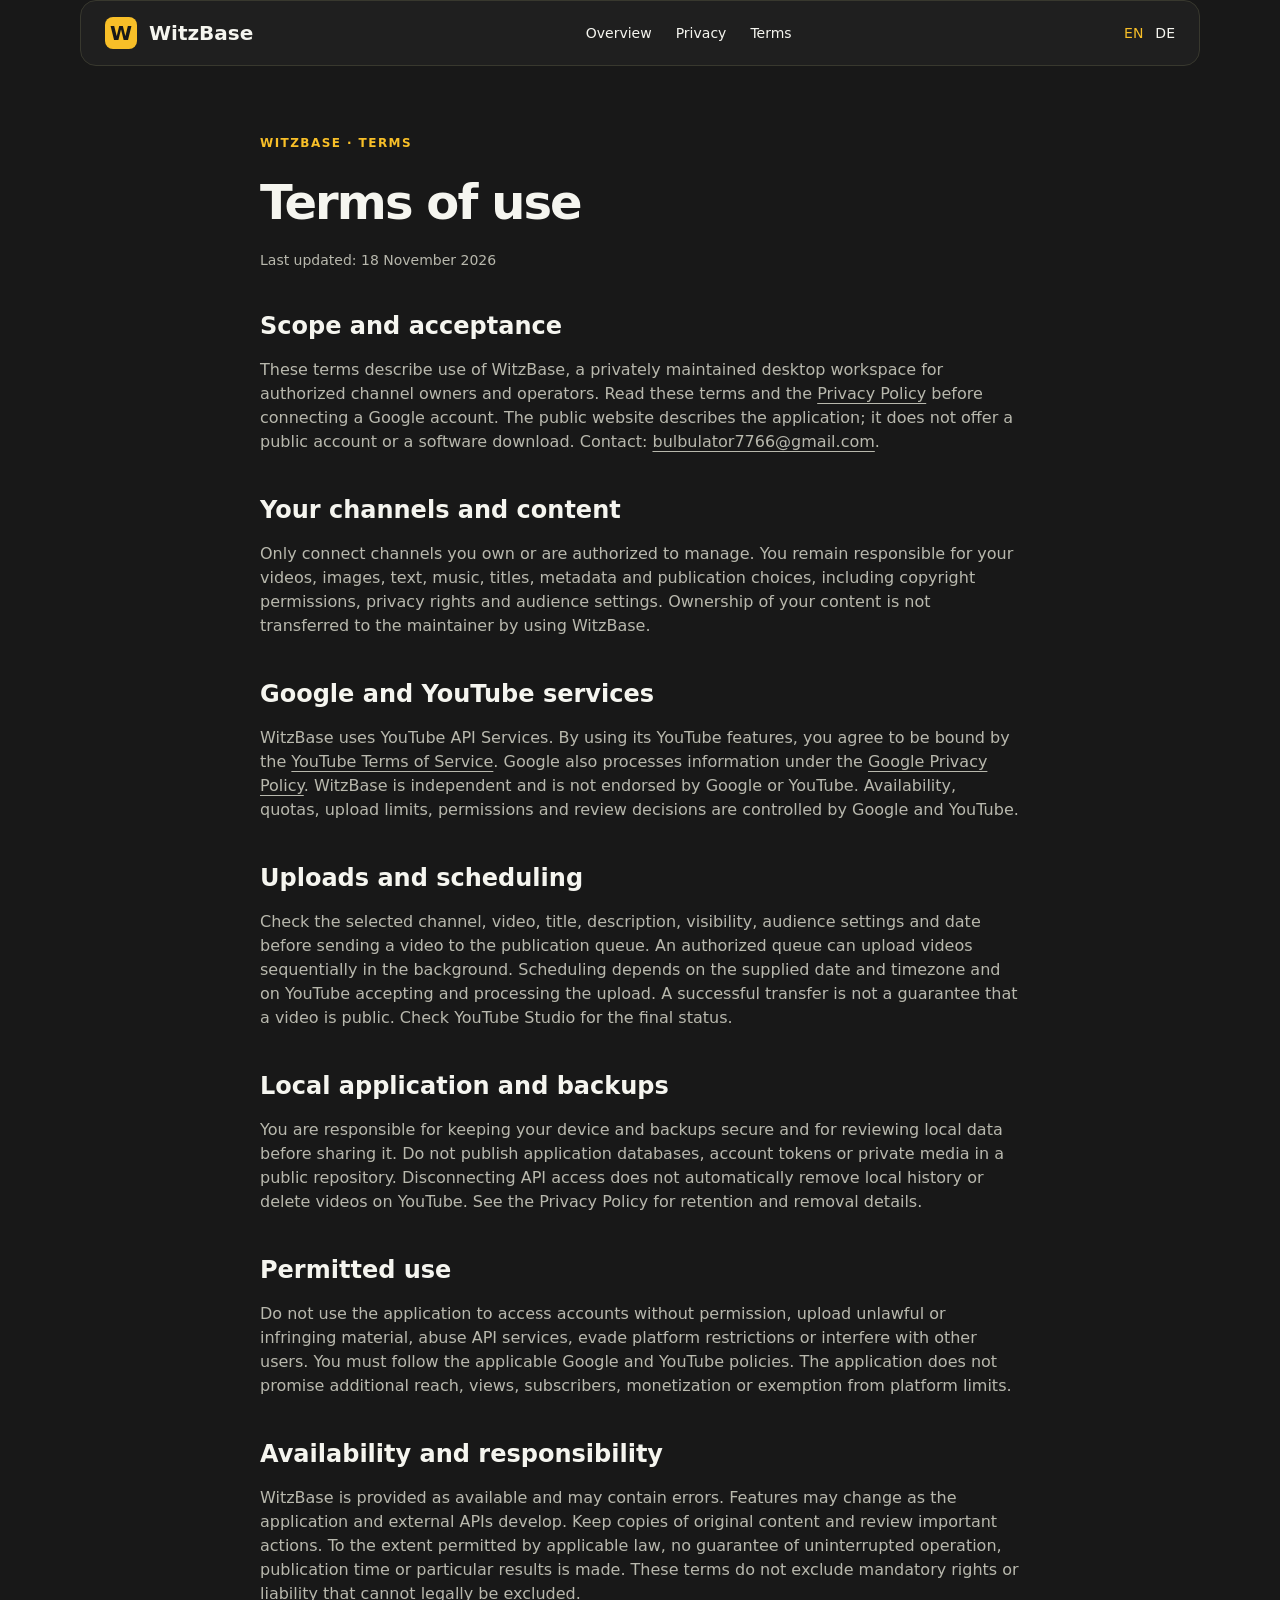
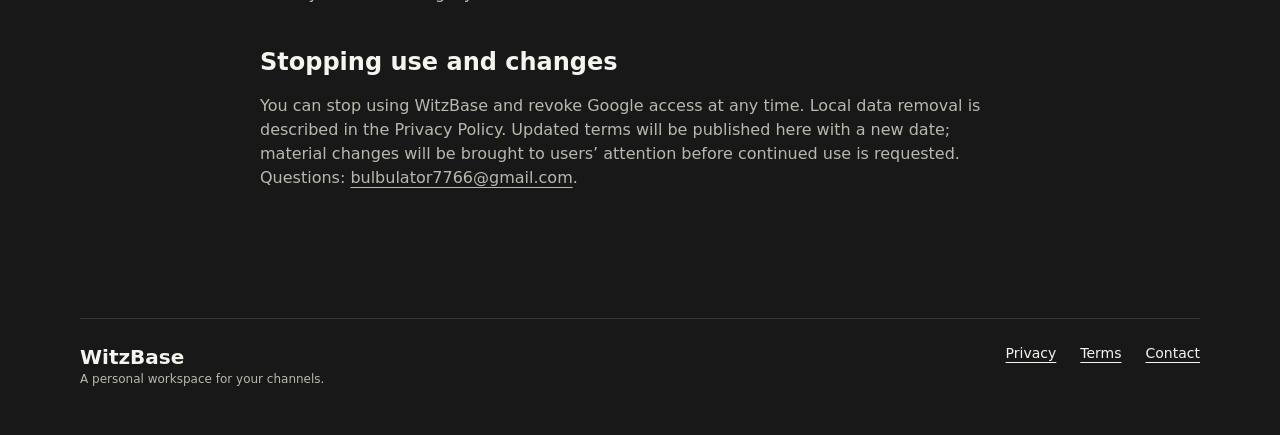
<file: terms.html>
<!doctype html>
<html lang="en"><head><meta charset="utf-8"><meta name="viewport" content="width=device-width,initial-scale=1">
<title>Terms of use · WitzBase</title><meta name="description" content="Terms for using WitzBase and its YouTube channel management features.">
<meta name="color-scheme" content="dark"><meta property="og:title" content="Terms of use · WitzBase">
<meta property="og:description" content="Terms for using WitzBase and its YouTube channel management features."><meta property="og:type" content="website">
<meta property="og:image" content="https://ilia-1103.github.io/witzbase-site/social.svg"><link rel="icon" href="favicon.svg" type="image/svg+xml">
<link rel="canonical" href="https://ilia-1103.github.io/witzbase-site/terms.html">
<link rel="alternate" hreflang="en" href="https://ilia-1103.github.io/witzbase-site/terms.html"><link rel="alternate" hreflang="de" href="https://ilia-1103.github.io/witzbase-site/terms-de.html">
<link rel="stylesheet" href="site.css"></head>
<body><a class="skip" href="#main">Skip to content</a>
<header class="wrap"><nav class="navigation" aria-label="Main navigation">
<a href="index.html" class="brand"><span class="mark" aria-hidden="true">W</span>WitzBase</a>
<div class="links"><a href="index.html">Overview</a><a href="privacy.html">Privacy</a><a href="terms.html" aria-current="page">Terms</a></div><div class="languages" aria-label="Language">
<a href="terms.html" lang="en" aria-current="page">EN</a>
<a href="terms-de.html" lang="de" >DE</a></div></nav></header>
<main class="wrap" id="main"><article class="legal"><span class="eyebrow">WitzBase · Terms</span><h1>Terms of use</h1><p class="small">Last updated: 18 November 2026</p><section><h2>Scope and acceptance</h2><p>These terms describe use of WitzBase, a privately maintained desktop workspace for authorized channel owners and operators. Read these terms and the <a href="privacy.html">Privacy Policy</a> before connecting a Google account. The public website describes the application; it does not offer a public account or a software download. Contact: <a href="mailto:bulbulator7766@gmail.com">bulbulator7766@gmail.com</a>.</p></section><section><h2>Your channels and content</h2><p>Only connect channels you own or are authorized to manage. You remain responsible for your videos, images, text, music, titles, metadata and publication choices, including copyright permissions, privacy rights and audience settings. Ownership of your content is not transferred to the maintainer by using WitzBase.</p></section><section><h2>Google and YouTube services</h2><p>WitzBase uses YouTube API Services. By using its YouTube features, you agree to be bound by the <a href="https://www.youtube.com/t/terms">YouTube Terms of Service</a>. Google also processes information under the <a href="https://policies.google.com/privacy">Google Privacy Policy</a>. WitzBase is independent and is not endorsed by Google or YouTube. Availability, quotas, upload limits, permissions and review decisions are controlled by Google and YouTube.</p></section><section><h2>Uploads and scheduling</h2><p>Check the selected channel, video, title, description, visibility, audience settings and date before sending a video to the publication queue. An authorized queue can upload videos sequentially in the background. Scheduling depends on the supplied date and timezone and on YouTube accepting and processing the upload. A successful transfer is not a guarantee that a video is public. Check YouTube Studio for the final status.</p></section><section><h2>Local application and backups</h2><p>You are responsible for keeping your device and backups secure and for reviewing local data before sharing it. Do not publish application databases, account tokens or private media in a public repository. Disconnecting API access does not automatically remove local history or delete videos on YouTube. See the Privacy Policy for retention and removal details.</p></section><section><h2>Permitted use</h2><p>Do not use the application to access accounts without permission, upload unlawful or infringing material, abuse API services, evade platform restrictions or interfere with other users. You must follow the applicable Google and YouTube policies. The application does not promise additional reach, views, subscribers, monetization or exemption from platform limits.</p></section><section><h2>Availability and responsibility</h2><p>WitzBase is provided as available and may contain errors. Features may change as the application and external APIs develop. Keep copies of original content and review important actions. To the extent permitted by applicable law, no guarantee of uninterrupted operation, publication time or particular results is made. These terms do not exclude mandatory rights or liability that cannot legally be excluded.</p></section><section><h2>Stopping use and changes</h2><p>You can stop using WitzBase and revoke Google access at any time. Local data removal is described in the Privacy Policy. Updated terms will be published here with a new date; material changes will be brought to users’ attention before continued use is requested. Questions: <a href="mailto:bulbulator7766@gmail.com">bulbulator7766@gmail.com</a>.</p></section></article></main>
<footer class="wrap"><div class="footer-inner"><div><a class="brand" href="index.html">WitzBase</a><p>A personal workspace for your channels.</p></div><nav aria-label="Legal and contact"><a href="privacy.html">Privacy</a><a href="terms.html">Terms</a><a href="mailto:bulbulator7766@gmail.com">Contact</a></nav></div></footer></body></html>
</file>
<file: site.css>
:root{color-scheme:dark;--bg:#181818;--surface:#1f1f1f;--text:#f5f5ef;--muted:#b8b8ad;--accent:#f8bf28;--line:#38382e}
*{box-sizing:border-box}html{scroll-behavior:smooth}body{margin:0;background:var(--bg);color:var(--text);font-family:Manrope,system-ui,sans-serif;font-size:16px;line-height:24px}a{color:inherit;text-decoration-thickness:1px;text-underline-offset:4px}a:hover{color:var(--accent)}a:focus-visible{outline:2px solid var(--accent);outline-offset:4px}p{color:var(--muted);text-wrap:pretty}h1,h2,h3{font-weight:600;text-wrap:balance}h1{font-size:60px;line-height:60px;letter-spacing:-.04em;max-width:900px;margin:24px 0}h2{font-size:30px;line-height:36px;margin:0 0 16px}h3{font-size:20px;line-height:28px;margin:0 0 12px}.wrap{width:min(1120px,100% - 48px);margin:auto}.skip{position:absolute;top:-80px;padding:12px;background:var(--accent);color:#181818;z-index:4}.skip:focus{top:8px}header{margin:24px auto 0}.navigation{display:flex;align-items:center;justify-content:space-between;gap:24px;padding:16px 24px;border:1px solid var(--line);border-radius:16px;background:var(--surface)}.brand{font-size:20px;line-height:28px;font-weight:600;display:flex;align-items:center;gap:12px;text-decoration:none}.mark{display:grid;place-items:center;width:32px;height:32px;background:var(--accent);color:#181818;border-radius:8px;font-weight:700}.links,.languages{display:flex;gap:24px;align-items:center}.links a,.languages a{font-size:14px;line-height:20px;text-decoration:none}.languages{gap:12px}.languages [aria-current]{color:var(--accent)}.eyebrow{font-size:12px;line-height:16px;letter-spacing:.12em;text-transform:uppercase;color:var(--accent);font-weight:600}.hero{padding:80px 0 64px}.intro{font-size:20px;line-height:28px;max-width:680px}.button{display:inline-flex;gap:12px;align-items:center;padding:8px 12px;background:var(--accent);border:1px solid var(--accent);border-radius:8px;color:#181818;text-decoration:none;font-weight:600}.button:hover{background:#ffd65e;color:#181818}.button:active{transform:translateY(1px)}.actions{display:flex;gap:24px;align-items:center;flex-wrap:wrap;margin:32px 0 24px}.small{font-size:14px;line-height:20px}.workspace{padding:24px;background:var(--surface);border:1px solid var(--line);border-radius:16px;margin-top:48px}.workspace-top{display:flex;align-items:center;justify-content:space-between;gap:16px}.badge{font-size:12px;line-height:16px;color:var(--accent);border:1px solid var(--line);border-radius:9999px;padding:4px 8px}.pipeline{display:grid;grid-template-columns:repeat(3,1fr);gap:16px;margin-top:24px}.stage{background:#272727;border-radius:8px;padding:24px}.stage span{display:block;margin-bottom:24px;color:var(--accent);font-size:14px}.stage p{margin-bottom:0;font-size:14px;line-height:20px}.section{padding:48px 0}.feature-grid{display:grid;grid-template-columns:repeat(3,1fr);gap:32px;margin-top:32px}.feature{padding-top:16px}.feature .number{color:var(--accent);font-size:14px;display:block;margin-bottom:16px}.statement{padding:64px 0;max-width:800px;font-size:48px;line-height:48px;font-weight:600;letter-spacing:-.03em}.statement span{display:block}.statement span:last-child{color:var(--muted)}.notice{border:1px solid var(--line);border-radius:16px;padding:32px;background:#1f1f1f}.notice p:last-child{margin-bottom:0}.legal{max-width:760px;margin:0 auto;padding:64px 0}.legal h1{font-size:48px;line-height:48px}.legal h2{font-size:24px;line-height:32px;margin-top:40px}.legal li{color:var(--muted);margin:8px 0}.legal a{overflow-wrap:anywhere}.legal .summary{font-size:20px;line-height:28px}.legal strong{color:var(--text)}footer{padding:48px 0;margin-top:40px}.footer-inner{border-top:1px solid var(--line);padding-top:24px;display:flex;justify-content:space-between;gap:24px;flex-wrap:wrap}footer p{font-size:12px;line-height:16px;margin:0}footer nav{display:flex;gap:24px;flex-wrap:wrap;font-size:14px;line-height:20px}@media(max-width:760px){.wrap{width:calc(100% - 32px)}.navigation{padding:16px;gap:16px;flex-wrap:wrap}.links{gap:16px;order:3;width:100%;flex-wrap:wrap}.hero{padding:48px 0}h1{font-size:36px;line-height:40px}.intro{font-size:18px;line-height:28px}.pipeline,.feature-grid{grid-template-columns:1fr}.stage{padding:16px}.stage span{margin-bottom:12px}.statement{font-size:30px;line-height:36px;padding:40px 0}.legal{padding:40px 0}.legal h1{font-size:36px;line-height:40px}.notice{padding:24px}.workspace-top{align-items:start;flex-direction:column}}@media(prefers-reduced-motion:reduce){html{scroll-behavior:auto}}
</file>
